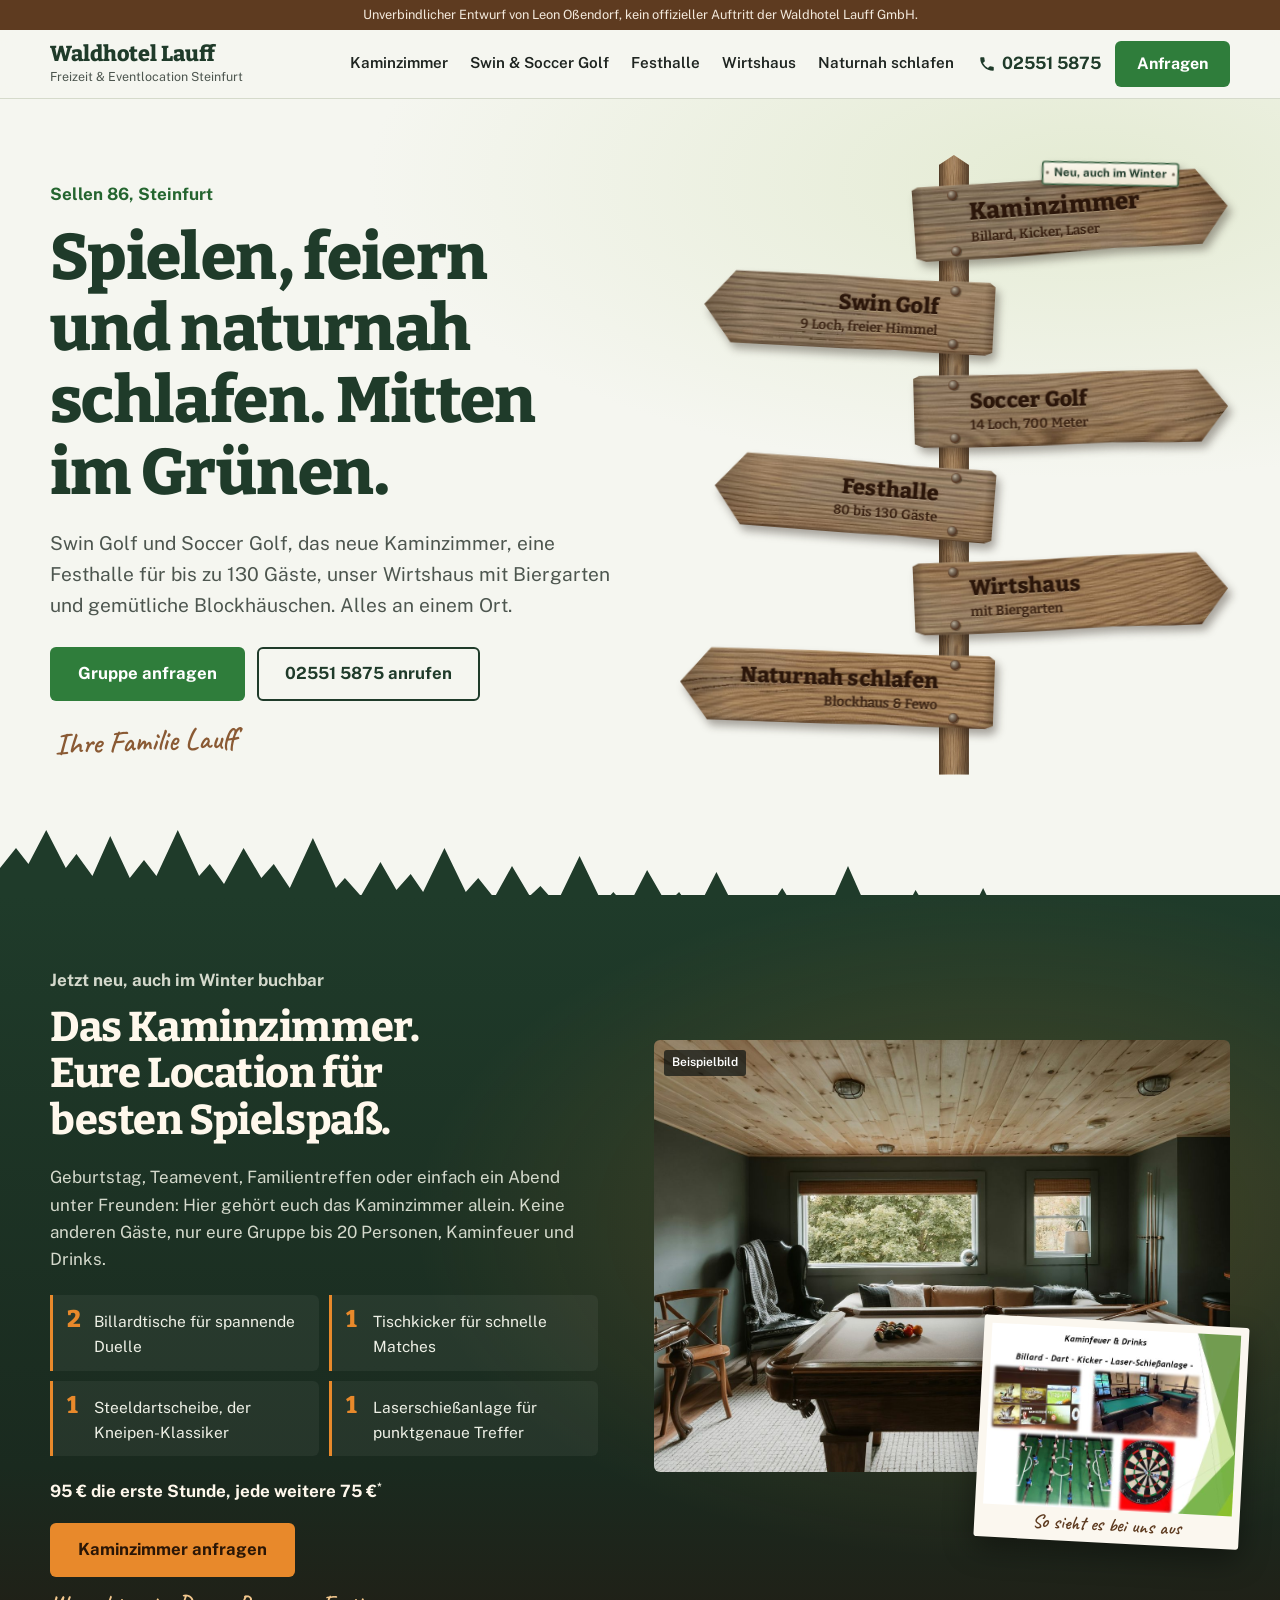
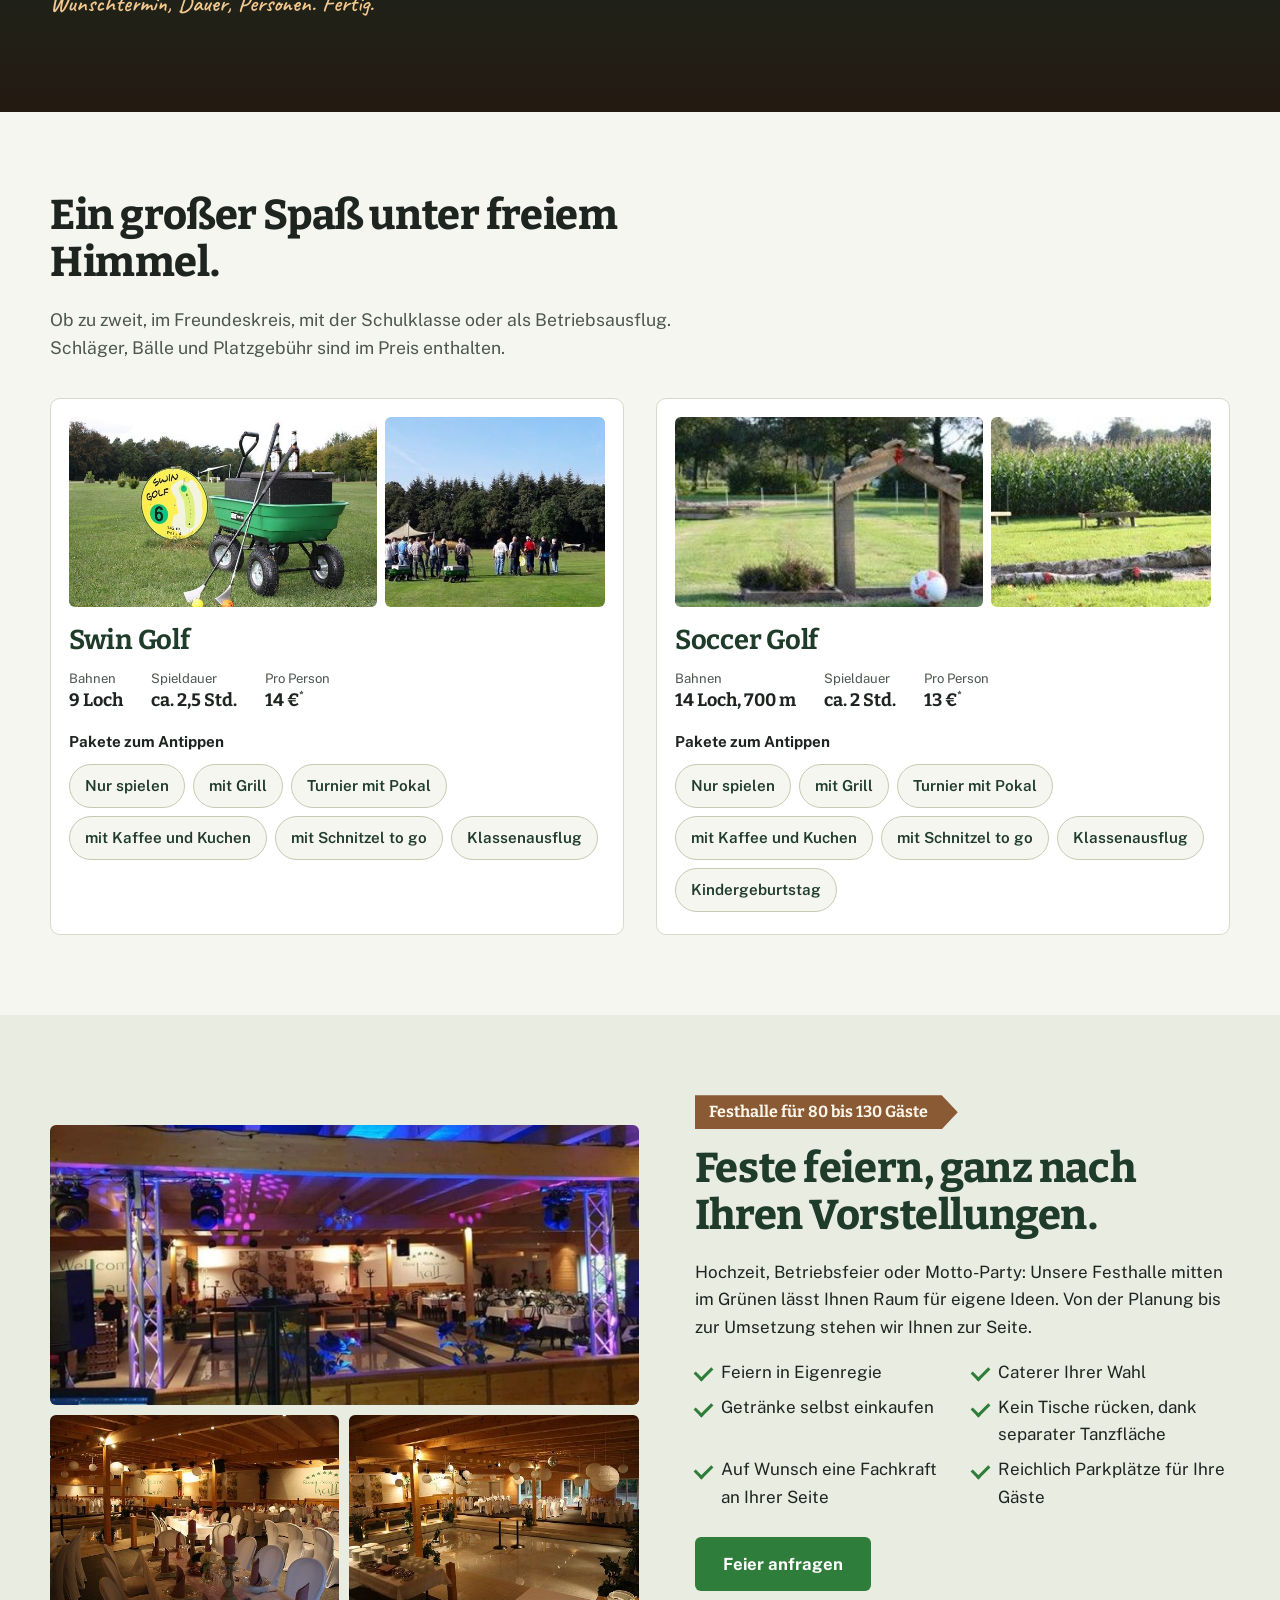
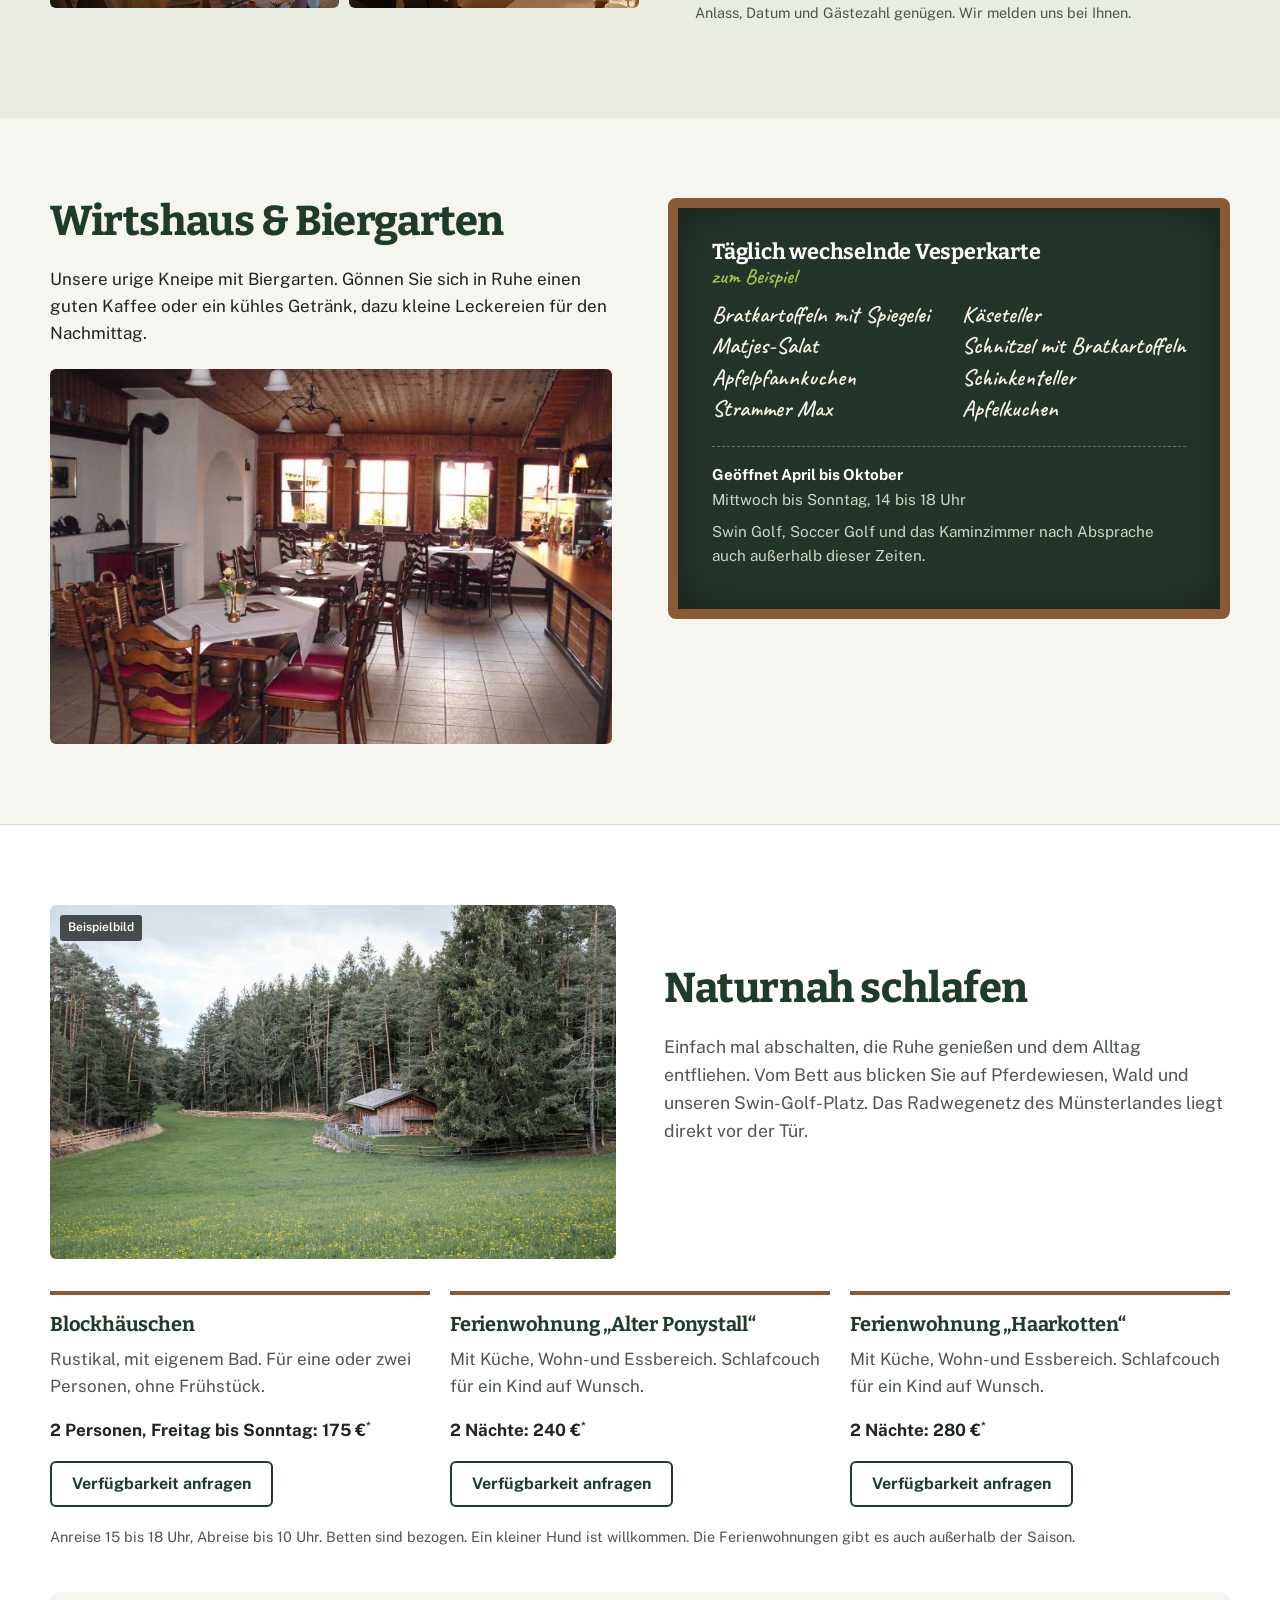
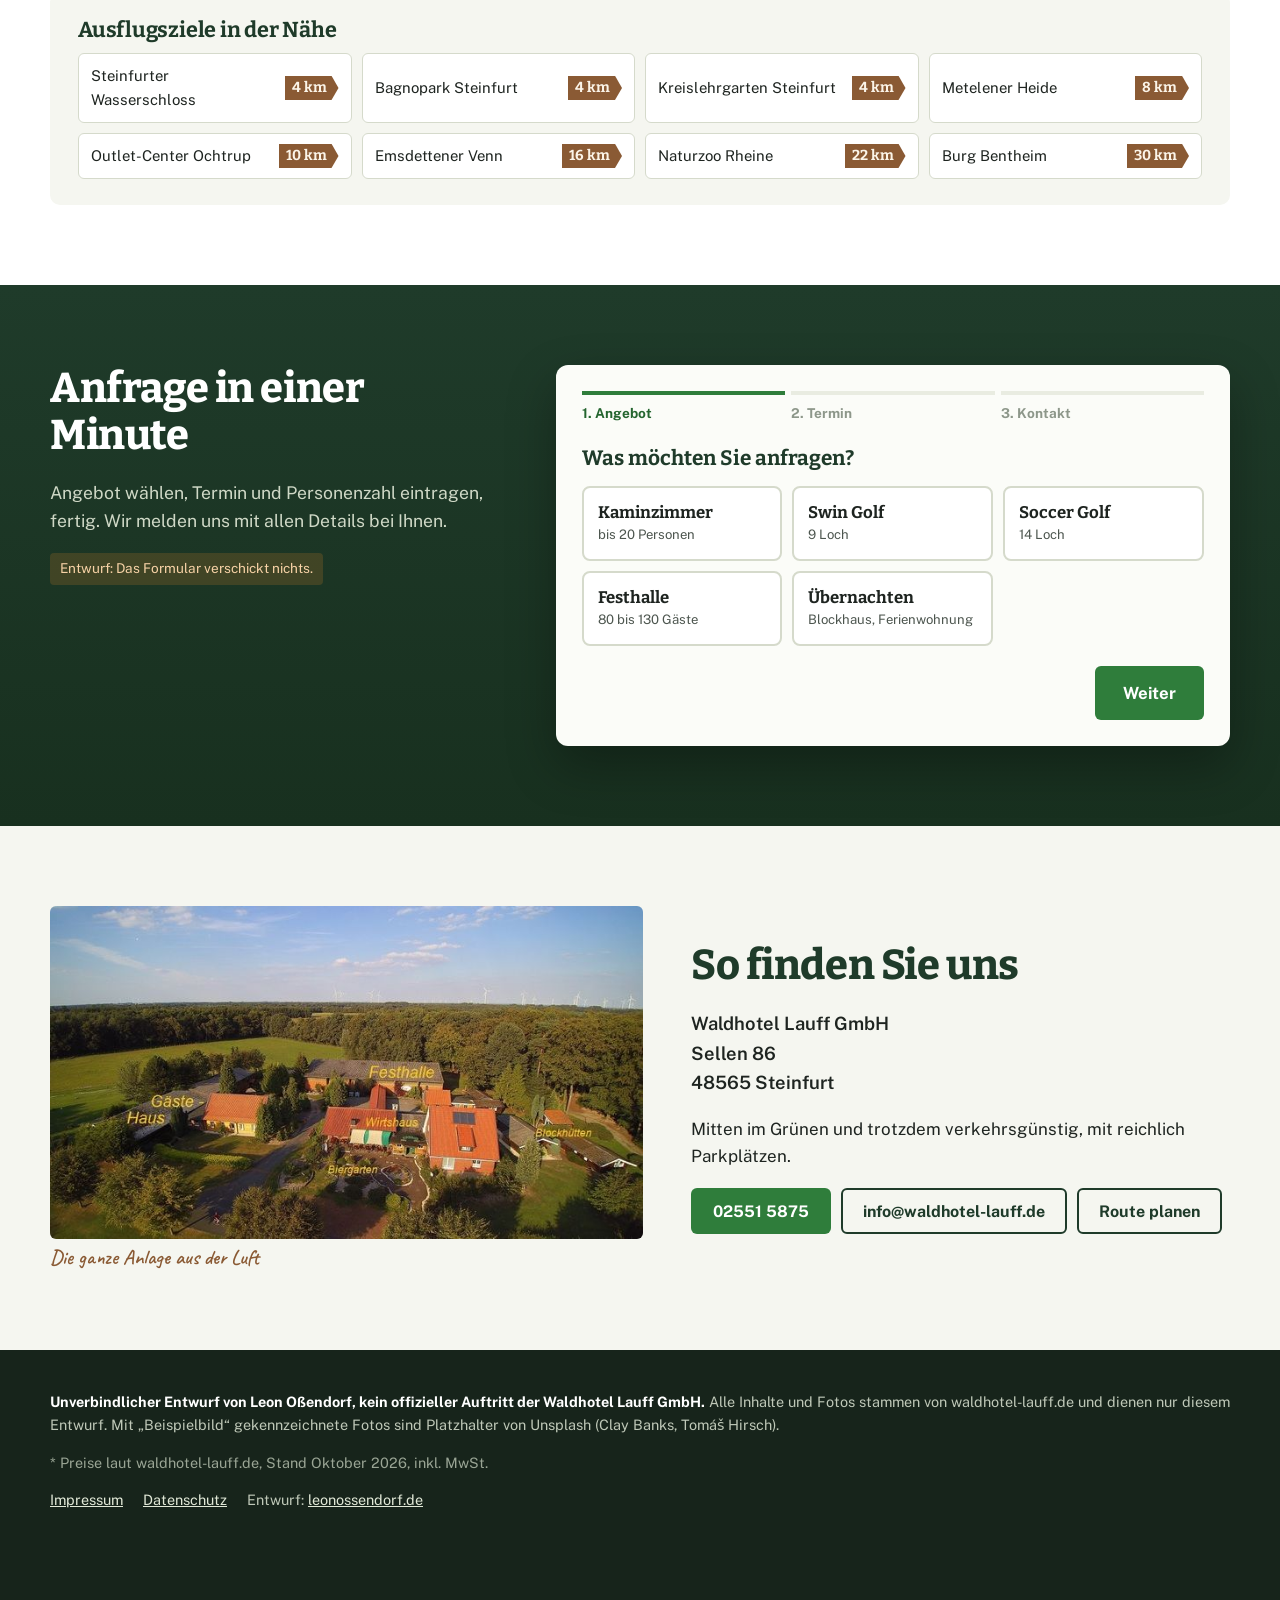
<file: index.html>
<!doctype html>
<html lang="de-DE">
<head>
<meta charset="utf-8">
<meta name="viewport" content="width=device-width, initial-scale=1">
<meta name="robots" content="noindex,nofollow">
<title>Waldhotel Lauff – Freizeit &amp; Eventlocation Steinfurt (Entwurf)</title>
<meta name="description" content="Unverbindlicher Entwurf: Kaminzimmer, Swin Golf, Soccer Golf, Festhalle, Wirtshaus und naturnah schlafen bei Familie Lauff in Steinfurt.">
<meta name="theme-color" content="#1F3B2A">
<link rel="preload" href="fonts/bitter-var.woff2" as="font" type="font/woff2" crossorigin>
<link rel="stylesheet" href="css/style.css">
<link rel="icon" href="data:image/svg+xml,%3Csvg xmlns='http://www.w3.org/2000/svg' viewBox='0 0 32 32'%3E%3Cpath d='M16 2 L27 18 H21 L28 28 H4 L11 18 H5 Z' fill='%232F7D3B'/%3E%3C/svg%3E">
</head>
<body>
<a class="skip" href="#inhalt">Zum Inhalt</a>

<div class="draftbar" role="note">Unverbindlicher Entwurf von Leon Oßendorf, kein offizieller Auftritt der Waldhotel Lauff GmbH.</div>

<header class="top">
  <div class="wrap top-in">
    <a class="brand" href="#start" aria-label="Waldhotel Lauff, zum Seitenanfang">
      <span class="brand-name">Waldhotel Lauff</span>
      <span class="brand-sub">Freizeit &amp; Eventlocation Steinfurt</span>
    </a>
    <nav class="nav" aria-label="Hauptnavigation">
      <a href="#kaminzimmer">Kaminzimmer</a>
      <a href="#golf">Swin &amp; Soccer Golf</a>
      <a href="#festhalle">Festhalle</a>
      <a href="#wirtshaus">Wirtshaus</a>
      <a href="#schlafen">Naturnah schlafen</a>
    </nav>
    <div class="top-act">
      <a class="tel" href="tel:+4925515875"><svg aria-hidden="true" viewBox="0 0 24 24"><path d="M6.6 10.8a15.1 15.1 0 0 0 6.6 6.6l2.2-2.2a1 1 0 0 1 1-.25 11.4 11.4 0 0 0 3.6.57 1 1 0 0 1 1 1V20a1 1 0 0 1-1 1A17 17 0 0 1 3 4a1 1 0 0 1 1-1h3.5a1 1 0 0 1 1 1c0 1.25.2 2.45.57 3.57a1 1 0 0 1-.25 1z"/></svg>02551 5875</a>
      <a class="btn btn-go" href="#anfrage">Anfragen</a>
    </div>
  </div>
</header>

<main id="inhalt">

<!-- HERO MIT WEGWEISER -->
<section class="hero" id="start">
  <div class="wrap hero-in">
    <div class="hero-text">
      <p class="place">Sellen 86, Steinfurt</p>
      <h1>Spielen, feiern und naturnah schlafen. Mitten im Grünen.</h1>
      <p class="lead">Swin Golf und Soccer Golf, das neue Kaminzimmer, eine Festhalle für bis zu 130 Gäste, unser Wirtshaus mit Biergarten und gemütliche Blockhäuschen. Alles an einem Ort.</p>
      <div class="hero-cta">
        <a class="btn btn-go btn-lg" href="#anfrage">Gruppe anfragen</a>
        <a class="btn btn-line btn-lg" href="tel:+4925515875">02551 5875 anrufen</a>
      </div>
      <p class="hand">Ihre Familie Lauff</p>
    </div>

    <nav class="post" aria-label="Unsere Angebote">
      <span class="pole" aria-hidden="true"></span>
      <a class="board r b1" href="#kaminzimmer"><span class="plank"><b>Kaminzimmer</b><small>Billard, Kicker, Laser</small></span><span class="tag">Neu, auch im Winter</span></a>
      <a class="board l b2" href="#golf"><span class="plank"><b>Swin Golf</b><small>9 Loch, freier Himmel</small></span></a>
      <a class="board r b3" href="#golf"><span class="plank"><b>Soccer Golf</b><small>14 Loch, 700 Meter</small></span></a>
      <a class="board l b4" href="#festhalle"><span class="plank"><b>Festhalle</b><small>80 bis 130 Gäste</small></span></a>
      <a class="board r b5" href="#wirtshaus"><span class="plank"><b>Wirtshaus</b><small>mit Biergarten</small></span></a>
      <a class="board l b6" href="#schlafen"><span class="plank"><b>Naturnah schlafen</b><small>Blockhaus &amp; Fewo</small></span></a>
    </nav>
  </div>
  <svg class="treeline" viewBox="0 0 1440 90" preserveAspectRatio="none" aria-hidden="true"><path d="M0 90V62l18-20 14 16 20-34 22 38 12-14 18 22 20-40 22 42 16-18 14 16 24-46 24 46 12-12 16 20 22-36 20 30 14-14 18 24 26-50 26 50 10-10 18 18 22-34 18 28 16-16 14 18 24-44 24 44 14-14 18 20 20-32 20 30 12-10 18 18 26-48 26 48 12-12 16 16 22-38 22 34 14-12 18 22 24-42 24 42 12-14 16 18 22-30 18 26 16-14 14 18 26-52 26 52 12-10 18 16 20-34 22 32 12-12 18 22 24-44 24 44 14-12 16 16 22-36 20 32 12-12 18 22 26-46 26 46 14-14 16 18 22-30 20 26 12-10 18 20 24-42 24 42 12-12 16 16 20-32 22 30 14-14 18 22 26-48 26 48 12-12 16 16 22-34 20 30 12-12 18 22 24-40 V90Z"/></svg>
</section>

<!-- KAMINZIMMER -->
<section class="kamin" id="kaminzimmer">
  <div class="wrap kamin-in">
    <div class="kamin-text">
      <p class="new">Jetzt neu, auch im Winter buchbar</p>
      <h2>Das Kaminzimmer. Eure Location für besten Spielspaß.</h2>
      <p>Geburtstag, Teamevent, Familientreffen oder einfach ein Abend unter Freunden: Hier gehört euch das Kaminzimmer allein. Keine anderen Gäste, nur eure Gruppe bis 20 Personen, Kaminfeuer und Drinks.</p>
      <ul class="kit">
        <li><b>2</b> Billardtische für spannende Duelle</li>
        <li><b>1</b> Tischkicker für schnelle Matches</li>
        <li><b>1</b> Steeldartscheibe, der Kneipen-Klassiker</li>
        <li><b>1</b> Laserschießanlage für punktgenaue Treffer</li>
      </ul>
      <p class="price">95 € die erste Stunde, jede weitere 75 €<sup>*</sup></p>
      <div class="kamin-cta">
        <a class="btn btn-ember btn-lg" href="#anfrage" data-angebot="kaminzimmer">Kaminzimmer anfragen</a>
        <span>Wunschtermin, Dauer, Personen. Fertig.</span>
      </div>
    </div>
    <div class="kamin-pics">
      <figure class="kp-main">
        <img src="img/beispiel-kaminzimmer.jpg" width="1600" height="1067" alt="Gemütlicher Spielraum mit Billardtisch und Holzdecke (Beispielbild)" loading="lazy">
        <figcaption class="demo-label">Beispielbild</figcaption>
      </figure>
      <figure class="kp-real">
        <img src="img/kaminzimmer-collage.jpg" width="521" height="378" alt="Billardtische, Kicker und Dartscheibe im Kaminzimmer des Waldhotels Lauff" loading="lazy">
        <figcaption>So sieht es bei uns aus</figcaption>
      </figure>
    </div>
  </div>
</section>

<!-- SWIN GOLF UND SOCCER GOLF -->
<section class="golf" id="golf">
  <div class="wrap">
    <div class="sec-head">
      <h2>Ein großer Spaß unter freiem Himmel.</h2>
      <p>Ob zu zweit, im Freundeskreis, mit der Schulklasse oder als Betriebsausflug. Schläger, Bälle und Platzgebühr sind im Preis enthalten.</p>
    </div>
    <div class="games">
      <article class="game">
        <div class="game-pics">
          <img src="img/swingolf.jpg" width="600" height="399" alt="Swin-Golf-Bahn mit Schlägern und Bollerwagen" loading="lazy">
          <img src="img/swingolf-gruppe.jpg" width="500" height="244" alt="Gruppe beim Swin Golf unter Bäumen" loading="lazy">
        </div>
        <h3>Swin Golf</h3>
        <dl class="facts">
          <div><dt>Bahnen</dt><dd>9 Loch</dd></div>
          <div><dt>Spieldauer</dt><dd>ca. 2,5 Std.</dd></div>
          <div><dt>Pro Person</dt><dd>14 €<sup>*</sup></dd></div>
        </dl>
        <p class="pk-title">Pakete zum Antippen</p>
        <div class="chips">
          <button type="button" data-angebot="swingolf" data-paket="Nur spielen">Nur spielen</button>
          <button type="button" data-angebot="swingolf" data-paket="Swin Golf mit Grill">mit Grill</button>
          <button type="button" data-angebot="swingolf" data-paket="Swin Golf Turnier">Turnier mit Pokal</button>
          <button type="button" data-angebot="swingolf" data-paket="Swin Golf mit Kaffee und Kuchen">mit Kaffee und Kuchen</button>
          <button type="button" data-angebot="swingolf" data-paket="Swin Golf mit Schnitzel to go">mit Schnitzel to go</button>
          <button type="button" data-angebot="swingolf" data-paket="Klassenausflug mit Swin Golf">Klassenausflug</button>
        </div>
      </article>
      <article class="game">
        <div class="game-pics">
          <img src="img/soccergolf-tor.jpg" width="250" height="167" alt="Holztor auf der Soccer-Golf-Bahn mit Fußball" loading="lazy">
          <img src="img/soccergolf-bahn.jpg" width="300" height="200" alt="Soccer-Golf-Bahn mit Baumstamm als Hindernis" loading="lazy">
        </div>
        <h3>Soccer Golf</h3>
        <dl class="facts">
          <div><dt>Bahnen</dt><dd>14 Loch, 700 m</dd></div>
          <div><dt>Spieldauer</dt><dd>ca. 2 Std.</dd></div>
          <div><dt>Pro Person</dt><dd>13 €<sup>*</sup></dd></div>
        </dl>
        <p class="pk-title">Pakete zum Antippen</p>
        <div class="chips">
          <button type="button" data-angebot="soccergolf" data-paket="Nur spielen">Nur spielen</button>
          <button type="button" data-angebot="soccergolf" data-paket="Soccer Golf mit Grill">mit Grill</button>
          <button type="button" data-angebot="soccergolf" data-paket="Soccer Golf Turnier">Turnier mit Pokal</button>
          <button type="button" data-angebot="soccergolf" data-paket="Soccer Golf mit Kaffee und Kuchen">mit Kaffee und Kuchen</button>
          <button type="button" data-angebot="soccergolf" data-paket="Soccer Golf mit Schnitzel to go">mit Schnitzel to go</button>
          <button type="button" data-angebot="soccergolf" data-paket="Klassenausflug mit Soccer Golf">Klassenausflug</button>
          <button type="button" data-angebot="soccergolf" data-paket="Soccer Golf Kindergeburtstagsturnier">Kindergeburtstag</button>
        </div>
      </article>
    </div>
  </div>
</section>

<!-- FESTHALLE -->
<section class="fest" id="festhalle">
  <div class="wrap fest-in">
    <div class="fest-pics">
      <img class="f1" src="img/festhalle-tafel.jpg" width="500" height="333" alt="Festlich eingedeckte Tafeln in der Festhalle" loading="lazy">
      <img class="f2" src="img/festhalle-licht.jpg" width="677" height="322" alt="Festhalle mit Partybeleuchtung" loading="lazy">
      <img class="f3" src="img/festhalle-tanz.jpg" width="500" height="333" alt="Festhalle mit separater Tanzfläche" loading="lazy">
    </div>
    <div class="fest-text">
      <p class="sign-sm">Festhalle für 80 bis 130 Gäste</p>
      <h2>Feste feiern, ganz nach Ihren Vorstellungen.</h2>
      <p>Hochzeit, Betriebsfeier oder Motto-Party: Unsere Festhalle mitten im Grünen lässt Ihnen Raum für eigene Ideen. Von der Planung bis zur Umsetzung stehen wir Ihnen zur Seite.</p>
      <ul class="ticks">
        <li>Feiern in Eigenregie</li>
        <li>Caterer Ihrer Wahl</li>
        <li>Getränke selbst einkaufen</li>
        <li>Kein Tische rücken, dank separater Tanzfläche</li>
        <li>Auf Wunsch eine Fachkraft an Ihrer Seite</li>
        <li>Reichlich Parkplätze für Ihre Gäste</li>
      </ul>
      <a class="btn btn-go btn-lg" href="#anfrage" data-angebot="festhalle">Feier anfragen</a>
      <p class="small">Anlass, Datum und Gästezahl genügen. Wir melden uns bei Ihnen.</p>
    </div>
  </div>
</section>

<!-- WIRTSHAUS -->
<section class="wirt" id="wirtshaus">
  <div class="wrap wirt-in">
    <div>
      <h2>Wirtshaus &amp; Biergarten</h2>
      <p>Unsere urige Kneipe mit Biergarten. Gönnen Sie sich in Ruhe einen guten Kaffee oder ein kühles Getränk, dazu kleine Leckereien für den Nachmittag.</p>
      <img class="wirt-pic" src="img/wirtshaus.jpg" width="677" height="452" alt="Gaststube des Wirtshauses mit Holzdecke und Kaminofen" loading="lazy">
    </div>
    <div class="board-menu">
      <h3>Täglich wechselnde Vesperkarte</h3>
      <p class="menu-note">zum Beispiel</p>
      <ul class="menu">
        <li>Bratkartoffeln mit Spiegelei</li>
        <li>Matjes-Salat</li>
        <li>Apfelpfannkuchen</li>
        <li>Strammer Max</li>
        <li>Käseteller</li>
        <li>Schnitzel mit Bratkartoffeln</li>
        <li>Schinkenteller</li>
        <li>Apfelkuchen</li>
      </ul>
      <div class="hours">
        <p><b>Geöffnet April bis Oktober</b><br>Mittwoch bis Sonntag, 14 bis 18 Uhr</p>
        <p>Swin Golf, Soccer Golf und das Kaminzimmer nach Absprache auch außerhalb dieser Zeiten.</p>
      </div>
    </div>
  </div>
</section>

<!-- NATURNAH SCHLAFEN -->
<section class="schlafen" id="schlafen">
  <div class="wrap">
    <div class="schlafen-top">
      <figure class="sl-pic">
        <img src="img/beispiel-huette.jpg" width="1600" height="1067" alt="Kleine Holzhütte auf einer Wiese am Waldrand (Beispielbild)" loading="lazy">
        <figcaption class="demo-label">Beispielbild</figcaption>
      </figure>
      <div class="sec-head">
        <h2>Naturnah schlafen</h2>
        <p>Einfach mal abschalten, die Ruhe genießen und dem Alltag entfliehen. Vom Bett aus blicken Sie auf Pferdewiesen, Wald und unseren Swin-Golf-Platz. Das Radwegenetz des Münsterlandes liegt direkt vor der Tür.</p>
      </div>
    </div>
    <div class="stays">
      <article class="stay">
        <h3>Blockhäuschen</h3>
        <p>Rustikal, mit eigenem Bad. Für eine oder zwei Personen, ohne Frühstück.</p>
        <p class="stay-price">2 Personen, Freitag bis Sonntag: 175 €<sup>*</sup></p>
        <button type="button" class="btn btn-line" data-angebot="uebernachten" data-paket="Blockhäuschen">Verfügbarkeit anfragen</button>
      </article>
      <article class="stay">
        <h3>Ferienwohnung „Alter Ponystall“</h3>
        <p>Mit Küche, Wohn- und Essbereich. Schlafcouch für ein Kind auf Wunsch.</p>
        <p class="stay-price">2 Nächte: 240 €<sup>*</sup></p>
        <button type="button" class="btn btn-line" data-angebot="uebernachten" data-paket="Ferienwohnung „Alter Ponystall“">Verfügbarkeit anfragen</button>
      </article>
      <article class="stay">
        <h3>Ferienwohnung „Haarkotten“</h3>
        <p>Mit Küche, Wohn- und Essbereich. Schlafcouch für ein Kind auf Wunsch.</p>
        <p class="stay-price">2 Nächte: 280 €<sup>*</sup></p>
        <button type="button" class="btn btn-line" data-angebot="uebernachten" data-paket="Ferienwohnung „Haarkotten“">Verfügbarkeit anfragen</button>
      </article>
    </div>
    <p class="small stay-note">Anreise 15 bis 18 Uhr, Abreise bis 10 Uhr. Betten sind bezogen. Ein kleiner Hund ist willkommen. Die Ferienwohnungen gibt es auch außerhalb der Saison.</p>

    <div class="trips">
      <h3>Ausflugsziele in der Nähe</h3>
      <ul class="km">
        <li><span>Steinfurter Wasserschloss</span><b>4 km</b></li>
        <li><span>Bagnopark Steinfurt</span><b>4 km</b></li>
        <li><span>Kreislehrgarten Steinfurt</span><b>4 km</b></li>
        <li><span>Metelener Heide</span><b>8 km</b></li>
        <li><span>Outlet-Center Ochtrup</span><b>10 km</b></li>
        <li><span>Emsdettener Venn</span><b>16 km</b></li>
        <li><span>Naturzoo Rheine</span><b>22 km</b></li>
        <li><span>Burg Bentheim</span><b>30 km</b></li>
      </ul>
    </div>
  </div>
</section>

<!-- ANFRAGE -->
<section class="anfrage" id="anfrage">
  <div class="wrap anfrage-in">
    <div class="anfrage-head">
      <h2>Anfrage in einer Minute</h2>
      <p>Angebot wählen, Termin und Personenzahl eintragen, fertig. Wir melden uns mit allen Details bei Ihnen.</p>
      <p class="demo-note">Entwurf: Das Formular verschickt nichts.</p>
    </div>

    <form class="wiz" id="wiz" novalidate>
      <ol class="steps" aria-label="Fortschritt">
        <li class="on">Angebot</li><li>Termin</li><li>Kontakt</li>
      </ol>

      <fieldset class="step" data-step="1">
        <legend>Was möchten Sie anfragen?</legend>
        <div class="pick">
          <label><input type="radio" name="angebot" value="kaminzimmer"><span><b>Kaminzimmer</b><small>bis 20 Personen</small></span></label>
          <label><input type="radio" name="angebot" value="swingolf"><span><b>Swin Golf</b><small>9 Loch</small></span></label>
          <label><input type="radio" name="angebot" value="soccergolf"><span><b>Soccer Golf</b><small>14 Loch</small></span></label>
          <label><input type="radio" name="angebot" value="festhalle"><span><b>Festhalle</b><small>80 bis 130 Gäste</small></span></label>
          <label><input type="radio" name="angebot" value="uebernachten"><span><b>Übernachten</b><small>Blockhaus, Ferienwohnung</small></span></label>
        </div>
        <p class="err" id="err1" hidden>Bitte wählen Sie ein Angebot.</p>
      </fieldset>

      <fieldset class="step" data-step="2" hidden>
        <legend id="l2">Termin und Gruppe</legend>
        <div id="detail"></div>
        <p class="err" id="err2" hidden>Bitte geben Sie einen Termin an.</p>
      </fieldset>

      <fieldset class="step" data-step="3" hidden>
        <legend>Wer ist Ihr Ansprechpartner?</legend>
        <label class="f"><span>Name</span><input name="name" autocomplete="name" required></label>
        <label class="f"><span>Telefon</span><input name="telefon" type="tel" autocomplete="tel" inputmode="tel" required></label>
        <label class="f"><span>E-Mail <i>(optional)</i></span><input name="email" type="email" autocomplete="email"></label>
        <label class="f"><span>Noch etwas? <i>(optional)</i></span><textarea name="nachricht" rows="3"></textarea></label>
        <p class="err" id="err3" hidden>Bitte Name und Telefonnummer angeben, damit wir Sie erreichen.</p>
      </fieldset>

      <div class="step done" data-step="4" hidden>
        <p class="done-h">So käme Ihre Anfrage bei Familie Lauff an:</p>
        <pre class="mailprev" id="prev"></pre>
        <p class="demo-note">Entwurf: Diese Anfrage wurde nicht verschickt.</p>
        <button type="button" class="btn btn-line" id="again">Neue Anfrage</button>
      </div>

      <div class="wiz-nav">
        <button type="button" class="btn btn-line" id="back" hidden>Zurück</button>
        <button type="button" class="btn btn-go btn-lg" id="next">Weiter</button>
      </div>
    </form>
  </div>
</section>

<!-- ANFAHRT -->
<section class="lage" id="kontakt">
  <div class="wrap lage-in">
    <figure class="lage-pic">
      <img src="img/luftbild.jpg" width="676" height="380" alt="Luftbild der Anlage mit Gästehaus, Festhalle und Spielplätzen" loading="lazy">
      <figcaption>Die ganze Anlage aus der Luft</figcaption>
    </figure>
    <div class="lage-text">
      <h2>So finden Sie uns</h2>
      <p class="addr">Waldhotel Lauff GmbH<br>Sellen 86<br>48565 Steinfurt</p>
      <p>Mitten im Grünen und trotzdem verkehrsgünstig, mit reichlich Parkplätzen.</p>
      <div class="lage-cta">
        <a class="btn btn-go" href="tel:+4925515875">02551 5875</a>
        <a class="btn btn-line" href="mailto:info@waldhotel-lauff.de">info@waldhotel-lauff.de</a>
        <a class="btn btn-line" href="https://www.openstreetmap.org/search?query=Sellen%2086%2C%2048565%20Steinfurt" rel="noopener" target="_blank">Route planen</a>
      </div>
    </div>
  </div>
</section>

</main>

<footer class="foot">
  <div class="wrap">
    <p class="foot-draft"><b>Unverbindlicher Entwurf von Leon Oßendorf, kein offizieller Auftritt der Waldhotel Lauff GmbH.</b> Alle Inhalte und Fotos stammen von waldhotel-lauff.de und dienen nur diesem Entwurf. Mit „Beispielbild“ gekennzeichnete Fotos sind Platzhalter von Unsplash (Clay Banks, Tomáš Hirsch).</p>
    <p class="small">* Preise laut waldhotel-lauff.de, Stand Oktober 2026, inkl. MwSt.</p>
    <p class="foot-links"><a href="impressum.html">Impressum</a> <a href="datenschutz.html">Datenschutz</a> <span>Entwurf: <a href="https://leonossendorf.de">leonossendorf.de</a></span></p>
  </div>
</footer>

<div class="dock" aria-label="Schnellzugriff">
  <a href="tel:+4925515875" class="dock-tel">Anrufen</a>
  <a href="#anfrage" class="dock-go">Anfragen</a>
</div>

<script src="js/app.js" defer></script>
</body>
</html>
</file>
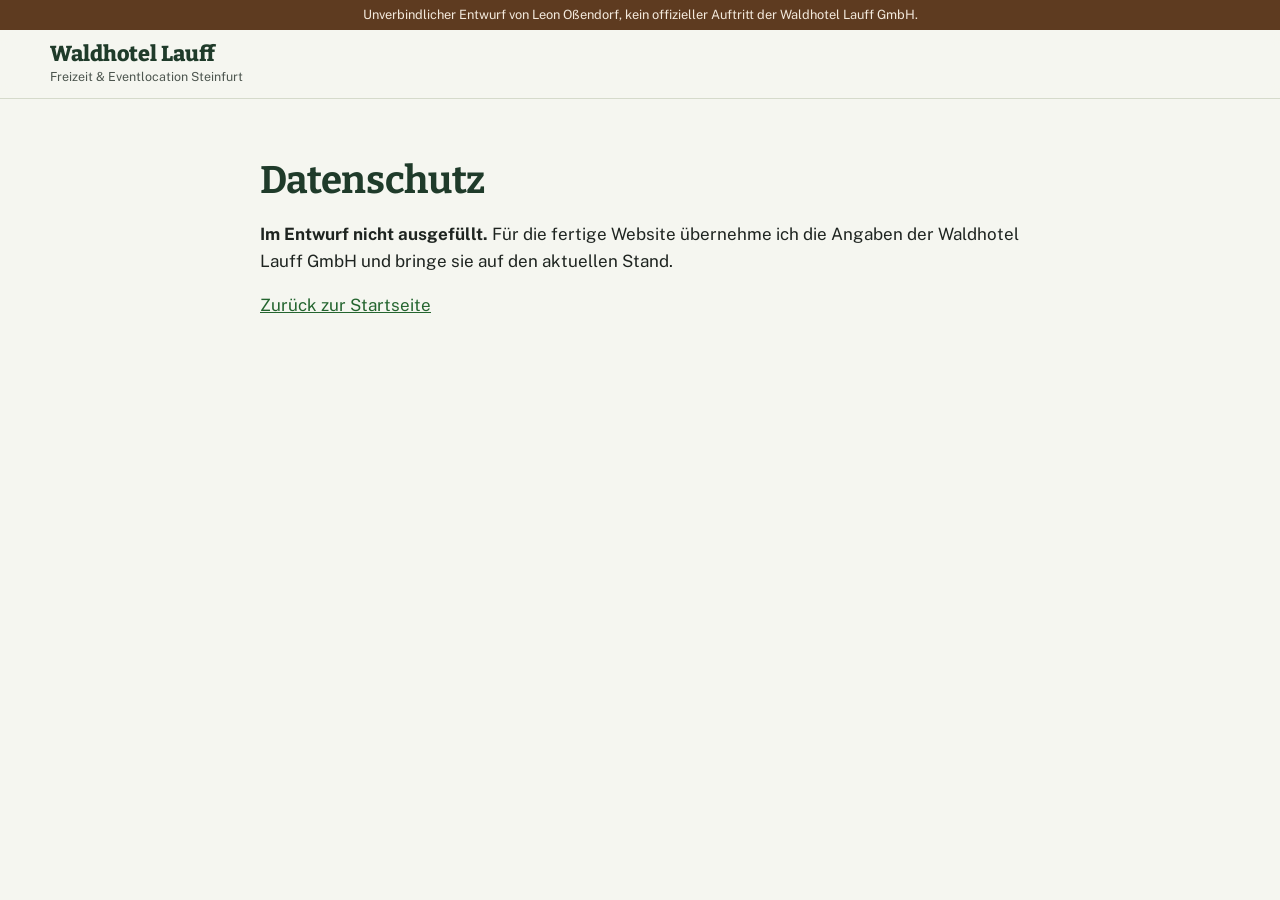
<file: datenschutz.html>
<!doctype html>
<html lang="de-DE">
<head>
<meta charset="utf-8">
<meta name="viewport" content="width=device-width, initial-scale=1">
<meta name="robots" content="noindex,nofollow">
<title>Datenschutz – Waldhotel Lauff (Entwurf)</title>
<link rel="stylesheet" href="css/style.css">
</head>
<body>
<div class="draftbar" role="note">Unverbindlicher Entwurf von Leon Oßendorf, kein offizieller Auftritt der Waldhotel Lauff GmbH.</div>
<header class="top"><div class="wrap top-in"><a class="brand" href="index.html"><span class="brand-name">Waldhotel Lauff</span><span class="brand-sub">Freizeit &amp; Eventlocation Steinfurt</span></a></div></header>
<main class="wrap plain">
<h1>Datenschutz</h1>
<p><b>Im Entwurf nicht ausgefüllt.</b> Für die fertige Website übernehme ich die Angaben der Waldhotel Lauff GmbH und bringe sie auf den aktuellen Stand.</p>
<p><a href="index.html">Zurück zur Startseite</a></p>
</main>
</body>
</html>
</file>
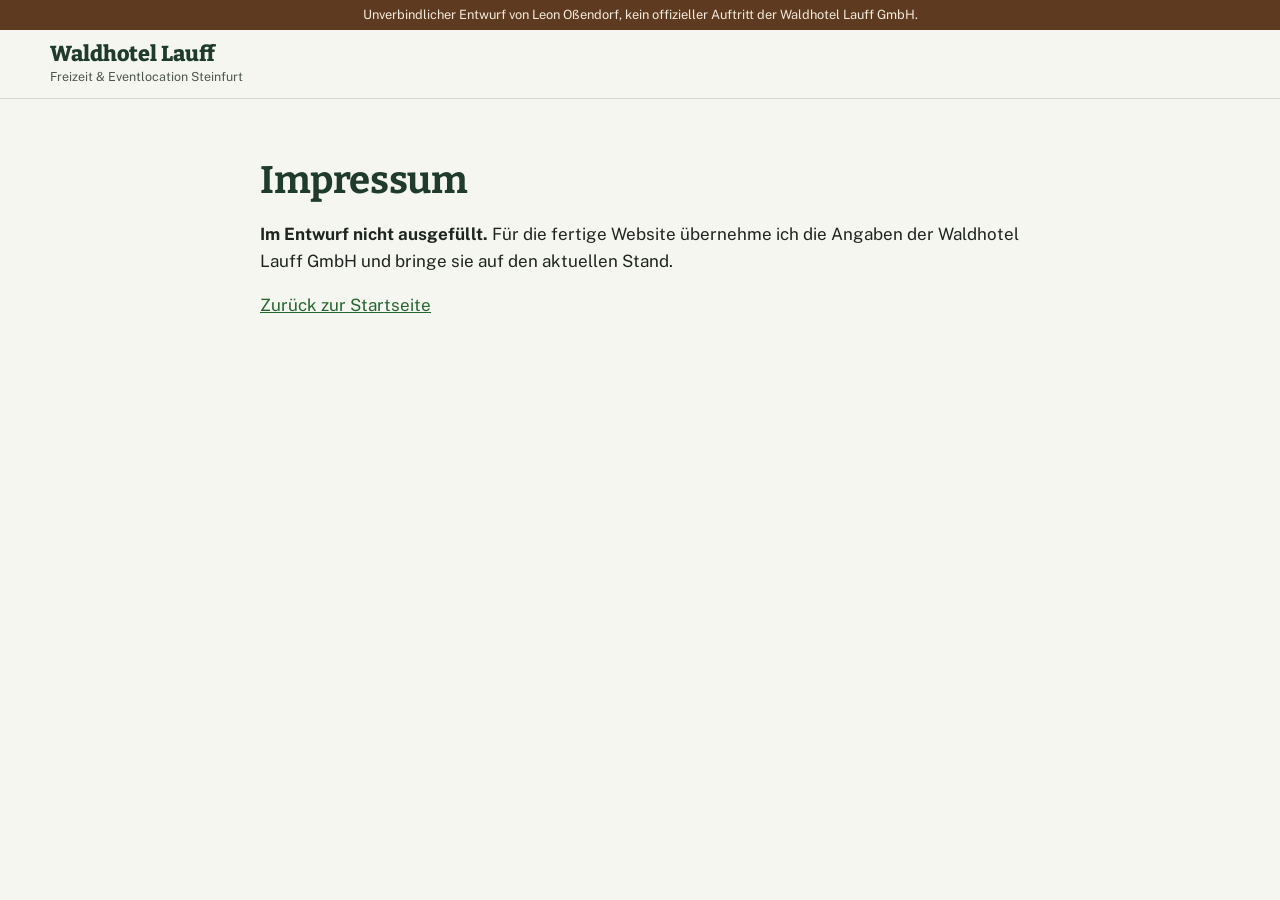
<file: impressum.html>
<!doctype html>
<html lang="de-DE">
<head>
<meta charset="utf-8">
<meta name="viewport" content="width=device-width, initial-scale=1">
<meta name="robots" content="noindex,nofollow">
<title>Impressum – Waldhotel Lauff (Entwurf)</title>
<link rel="stylesheet" href="css/style.css">
</head>
<body>
<div class="draftbar" role="note">Unverbindlicher Entwurf von Leon Oßendorf, kein offizieller Auftritt der Waldhotel Lauff GmbH.</div>
<header class="top"><div class="wrap top-in"><a class="brand" href="index.html"><span class="brand-name">Waldhotel Lauff</span><span class="brand-sub">Freizeit &amp; Eventlocation Steinfurt</span></a></div></header>
<main class="wrap plain">
<h1>Impressum</h1>
<p><b>Im Entwurf nicht ausgefüllt.</b> Für die fertige Website übernehme ich die Angaben der Waldhotel Lauff GmbH und bringe sie auf den aktuellen Stand.</p>
<p><a href="index.html">Zurück zur Startseite</a></p>
</main>
</body>
</html>
</file>
<file: css/style.css>
@font-face { font-family: "Bitter"; src: url("../fonts/bitter-var.woff2") format("woff2"); font-weight: 100 900; font-display: swap; }
@font-face { font-family: "Public Sans"; src: url("../fonts/publicsans-var.woff2") format("woff2"); font-weight: 100 900; font-display: swap; }
@font-face { font-family: "Caveat"; src: url("../fonts/caveat-var.woff2") format("woff2"); font-weight: 400 700; font-display: swap; }

:root {
  --tanne: #1F3B2A;      /* Waldgrün, dunkle Flächen */
  --tanne-2: #2A4D37;
  --lauff: #2F7D3B;      /* Grün aus dem Lauff-Logo, Aktionen */
  --lauff-d: #24652F;
  --wiese: #A8C94A;      /* Wiese, kleine Akzente */
  --holz: #8A5A34;       /* Wegweiser */
  --holz-h: #B07A47;
  --holz-d: #5E3B20;
  --birke: #F5F6F0;      /* Seitengrund */
  --birke-2: #E9ECE1;
  --ink: #1E2420;
  --ink-2: #4D564F;
  --glut: #E8892B;       /* nur Kaminzimmer */
  --rand: #D5DACB;
  --r: 6px;
  --wrap: 1180px;
}

* { box-sizing: border-box; }
[hidden] { display: none !important; }
html { scroll-behavior: smooth; scroll-padding-top: 84px; -webkit-text-size-adjust: 100%; }
@media (prefers-reduced-motion: reduce) { html { scroll-behavior: auto; } *, *::before, *::after { animation: none !important; transition: none !important; } }
body { margin: 0; background: var(--birke); color: var(--ink); font: 400 1.0625rem/1.6 "Public Sans", system-ui, sans-serif; overflow-x: hidden; }
img { max-width: 100%; height: auto; display: block; }
a { color: var(--lauff-d); }
h1, h2, h3 { font-family: "Bitter", Georgia, serif; line-height: 1.12; margin: 0 0 .5em; letter-spacing: -.01em; }
h2 { font-size: clamp(1.75rem, 1.2rem + 2.2vw, 2.6rem); font-weight: 750; }
h3 { font-size: 1.35rem; font-weight: 700; }
p { margin: 0 0 1em; }
sup { font-size: .6em; }
.wrap { width: min(var(--wrap), 100% - 32px); margin-inline: auto; }
.small { font-size: .9rem; color: var(--ink-2); }
:focus-visible { outline: 3px solid var(--glut); outline-offset: 3px; border-radius: 3px; }
.skip { position: absolute; left: -999px; top: 8px; background: #fff; padding: 8px 12px; z-index: 99; }
.skip:focus { left: 8px; }

/* Entwurfshinweis */
.draftbar { background: var(--holz-d); color: #F3E9DC; font-size: .8rem; text-align: center; padding: 6px 16px; line-height: 1.4; }

/* Kopf */
.top { position: sticky; top: 0; z-index: 30; background: rgba(245,246,240,.94); backdrop-filter: blur(8px); border-bottom: 1px solid var(--rand); }
.top-in { display: flex; align-items: center; gap: 24px; min-height: 68px; }
.brand { text-decoration: none; color: var(--tanne); display: flex; flex-direction: column; line-height: 1.1; }
.brand-name { font: 800 1.35rem/1 "Bitter", serif; }
.brand-sub { font-size: .78rem; color: var(--ink-2); margin-top: 4px; }
.nav { display: flex; gap: 22px; margin-left: auto; }
.nav a { color: var(--ink); text-decoration: none; font-weight: 600; font-size: .95rem; padding: 6px 0; border-bottom: 2px solid transparent; }
.nav a:hover { border-color: var(--wiese); }
.top-act { display: flex; align-items: center; gap: 14px; }
.tel { display: inline-flex; align-items: center; gap: 6px; color: var(--tanne); font-weight: 700; text-decoration: none; white-space: nowrap; }
.tel svg { width: 18px; height: 18px; fill: currentColor; }

/* Schaltflächen */
.btn { display: inline-flex; align-items: center; justify-content: center; gap: 8px; min-height: 46px; padding: 10px 20px; border-radius: var(--r); font: 700 1rem/1.2 "Public Sans", sans-serif; text-decoration: none; cursor: pointer; border: 2px solid transparent; transition: background .15s, transform .15s; }
.btn-lg { min-height: 54px; padding: 12px 26px; font-size: 1.05rem; }
.btn-go { background: var(--lauff); color: #fff; }
.btn-go:hover { background: var(--lauff-d); }
.btn-line { background: transparent; color: var(--tanne); border-color: currentColor; }
.btn-line:hover { background: rgba(47,125,59,.08); }
.btn-ember { background: var(--glut); color: #2A1606; }
.btn-ember:hover { background: #F39A40; }
.btn:active { transform: translateY(1px); }

/* Hero */
.hero { position: relative; overflow: hidden; padding: 56px 0 120px; background:
  radial-gradient(1200px 500px at 85% 10%, #E4EBD3 0%, transparent 60%), var(--birke); }
.hero-in { display: grid; grid-template-columns: 1.05fr 1fr; gap: 48px; align-items: center; }
.place { font-weight: 700; color: var(--lauff-d); margin-bottom: 14px; }
.hero h1 { font-size: clamp(2.3rem, 1.4rem + 3.6vw, 4rem); font-weight: 800; color: var(--tanne); margin-bottom: 20px; max-width: 13ch; }
.lead { font-size: 1.2rem; color: var(--ink-2); max-width: 34em; }
.hero-cta { display: flex; flex-wrap: wrap; gap: 12px; margin: 26px 0 18px; }
.hand { font: 600 1.9rem/1 "Caveat", cursive; color: var(--holz); transform: rotate(-2deg); margin: 8px 0 0 4px; }

/* Wegweiser im Wanderweg-Stil: verwitterte Bretter, am Pfosten genagelt, Schrift eingebrannt */
.post { --nx: 40px; position: relative; display: flex; flex-direction: column; gap: 20px; padding: 30px 0 46px; }
.pole { position: absolute; z-index: 0; top: 0; bottom: 0; left: 50%; width: 30px; transform: translateX(-50%);
  background: linear-gradient(90deg, rgba(25,14,6,.55) 0, rgba(25,14,6,0) 30%, rgba(255,240,215,.10) 48%, rgba(25,14,6,0) 66%, rgba(25,14,6,.5) 100%), url("../img/pfosten.jpg") center top / 100% auto repeat-y;
  clip-path: polygon(0 10px, 50% 0, 100% 10px, 100% 100%, 0 100%); }
.board { --rot: 0deg; --push: 6px; --w: 330px; position: relative; z-index: 1; display: block; width: min(var(--w), calc(50% + var(--nx) - 2px)); color: #2B160A; text-decoration: none;
  filter: drop-shadow(4px 6px 4px rgba(28,18,8,.36));
  transform-origin: var(--nx) 50%; transform: rotate(var(--rot)); transition: transform .35s cubic-bezier(.2,.7,.2,1); }
.board.r { margin-left: calc(50% - var(--nx)); }
.board.l { --push: -6px; margin-left: calc(50% + var(--nx) - min(var(--w), calc(50% + var(--nx) - 2px))); transform-origin: calc(100% - var(--nx)) 50%; }
.board:hover, .board:focus-visible { transform: rotate(var(--rot)) translateX(var(--push)); outline: none; }
.board:focus-visible .plank { outline: 3px solid var(--glut); outline-offset: -5px; }
.plank { --tex: url("../img/holz-1.jpg"); display: block; position: relative; padding: 15px 38px 14px calc(var(--nx) + 16px);
  background: linear-gradient(180deg, rgba(255,240,214,.35) 0, rgba(255,240,214,0) 2px, rgba(0,0,0,0) calc(100% - 4px), rgba(35,18,6,.45) 100%), linear-gradient(90deg, rgba(40,22,8,.30) 0, rgba(40,22,8,0) 10px, rgba(40,22,8,0) calc(100% - 46px), rgba(40,22,8,.28) 100%), var(--tex) var(--gx, 0) var(--gy, 0) / 900px auto;
  clip-path: polygon(0 4%, 2% 0, 38% 2%, 61% 0, calc(100% - 30px) 1%, 100% 52%, calc(100% - 28px) 100%, 63% 97%, 30% 100%, 3% 98%, 0 93%); }
.board.l .plank { --tex: url("../img/holz-2.jpg"); padding: 15px calc(var(--nx) + 16px) 14px 38px; text-align: right;
  background: linear-gradient(180deg, rgba(255,240,214,.35) 0, rgba(255,240,214,0) 2px, rgba(0,0,0,0) calc(100% - 4px), rgba(35,18,6,.45) 100%), linear-gradient(270deg, rgba(40,22,8,.30) 0, rgba(40,22,8,0) 10px, rgba(40,22,8,0) calc(100% - 46px), rgba(40,22,8,.28) 100%), var(--tex) var(--gx, 0) var(--gy, 0) / 900px auto;
  clip-path: polygon(30px 1%, 42% 0, 70% 2%, 98% 0, 100% 6%, 100% 95%, 97% 100%, 66% 98%, 36% 100%, 28px 99%, 0 49%); }
.b3 .plank, .board.b6 .plank { --tex: url("../img/holz-3.jpg"); }
/* Nägel genau über dem Pfosten */
.plank::before, .plank::after { content: ""; position: absolute; left: calc(var(--nx) - 5px); width: 10px; height: 10px; border-radius: 50%;
  background: radial-gradient(circle at 38% 34%, #B9AE9C 0, #7D6F5E 30%, #5B4433 58%, #3A2516 78%, rgba(30,16,6,0) 100%);
  box-shadow: 1px 1px 1px rgba(20,10,2,.45), inset 0 0 0 1px rgba(110,62,30,.35); }
.plank::before { top: 5px; } .plank::after { bottom: 5px; }
.board.l .plank::before, .board.l .plank::after { left: auto; right: calc(var(--nx) - 5px); }
.plank b { display: block; font: 800 1.34rem/1.12 "Bitter", serif; letter-spacing: .01em; color: #2B160A;
  text-shadow: 0 1px 0 rgba(255,238,210,.30), 0 0 1px rgba(43,22,10,.6), 0 0 5px rgba(70,36,12,.22); }
.plank small { display: block; font: 600 .84rem/1.3 "Bitter", serif; color: #3A2212; margin-top: 3px; text-shadow: 0 1px 0 rgba(255,238,210,.25), 0 0 1px rgba(43,22,10,.4); }
.b1 { --rot: -4deg; --w: 370px; } .b1 b { font-size: 1.5rem; }
.b2 { --rot: 3deg; --w: 290px; --gx: -300px; }
.b3 { --rot: -1.5deg; --w: 320px; --gx: -120px; --gy: -20px; }
.b4 { --rot: 4.5deg; --w: 280px; --gx: -500px; --gy: -10px; }
.b5 { --rot: -2.5deg; --w: 345px; --gx: -220px; --gy: -40px; }
.b6 { --rot: 2deg; --w: 315px; --gx: -420px; --gy: -30px; }
/* kleines Emailleschild */
.tag { position: absolute; z-index: 2; top: -12px; right: 46px; font: 700 .72rem/1 "Public Sans", sans-serif; color: var(--tanne); background: linear-gradient(180deg, #FBF7EC, #EDE6D3); padding: 6px 12px; border-radius: 3px;
  box-shadow: 0 2px 3px rgba(28,18,8,.35), inset 0 0 0 1.5px #2F5A3A; transform: rotate(5deg); white-space: nowrap; }
.tag::before, .tag::after { content: ""; position: absolute; top: 50%; width: 3px; height: 3px; margin-top: -1.5px; border-radius: 50%; background: #6B6152; }
.tag::before { left: 4px; } .tag::after { right: 4px; }

.treeline { position: absolute; left: 0; bottom: -1px; width: max(100%, 1200px); height: 90px; fill: var(--tanne); }

/* Kaminzimmer */
.kamin { background: radial-gradient(900px 520px at 78% 40%, rgba(232,137,43,.22), transparent 65%), linear-gradient(180deg, var(--tanne), #1A2A1F 70%, #241A12); color: #EEF0E6; padding: 72px 0 96px; }
.kamin-in { display: grid; grid-template-columns: 1fr 1.05fr; gap: 56px; align-items: center; }
.new { color: var(--glut); font-weight: 700; margin-bottom: 10px; }
.kamin h2 { color: #FFF8EC; max-width: 16ch; }
.kamin p { color: #D4D9CC; }
.kit { list-style: none; padding: 0; margin: 22px 0; display: grid; grid-template-columns: 1fr 1fr; gap: 10px; }
.kit li { display: flex; gap: 12px; align-items: baseline; padding: 12px 14px; background: rgba(255,255,255,.05); border-left: 3px solid var(--glut); border-radius: 0 var(--r) var(--r) 0; font-size: .97rem; }
.kit b { font: 800 1.5rem/1 "Bitter", serif; color: var(--glut); min-width: 1ch; }
.price { font-weight: 700; color: #FFF8EC !important; }
.kamin-cta { display: flex; flex-wrap: wrap; align-items: center; gap: 14px 18px; margin-top: 8px; }
.kamin-cta span { font: 600 1.45rem/1.1 "Caveat", cursive; color: #F3C88E; }
.kamin-pics { position: relative; padding-bottom: 70px; }
.kp-main { margin: 0; position: relative; }
.kp-main img { border-radius: var(--r); aspect-ratio: 4/3; object-fit: cover; width: 100%; }
.kp-real { position: absolute; right: -14px; bottom: 0; width: 46%; margin: 0; background: #FBF7EF; padding: 8px 8px 6px; border-radius: 3px; transform: rotate(3deg); box-shadow: 0 10px 30px rgba(0,0,0,.4); }
.kp-real figcaption { font: 600 1.2rem/1.2 "Caveat", cursive; color: var(--holz-d); text-align: center; padding-top: 4px; }
.demo-label { position: absolute; left: 10px; top: 10px; background: rgba(20,24,20,.75); color: #fff; font-size: .75rem; font-weight: 600; padding: 3px 8px; border-radius: 3px; }

/* Abschnittsköpfe */
.sec-head { max-width: 640px; margin-bottom: 36px; }
.sec-head p { color: var(--ink-2); font-size: 1.1rem; }

/* Golf */
.golf { padding: 80px 0; }
.games { display: grid; grid-template-columns: 1fr 1fr; gap: 32px; }
.game { background: #fff; border: 1px solid var(--rand); border-radius: 10px; padding: 18px 18px 22px; }
.game-pics { display: grid; grid-template-columns: 1.4fr 1fr; gap: 8px; margin-bottom: 18px; }
.game-pics img { width: 100%; height: 190px; object-fit: cover; border-radius: var(--r); }
.game h3 { font-size: 1.7rem; color: var(--tanne); margin-bottom: 12px; }
.facts { display: grid; grid-template-columns: repeat(3, auto); justify-content: start; gap: 4px 28px; margin: 0 0 18px; }
.facts div { display: flex; flex-direction: column; }
.facts dt { font-size: .82rem; color: var(--ink-2); }
.facts dd { margin: 0; font: 700 1.12rem/1.3 "Bitter", serif; }
.pk-title { font-weight: 700; margin-bottom: 10px; font-size: .95rem; }
.chips { display: flex; flex-wrap: wrap; gap: 8px; }
.chips button { font: 600 .95rem/1.2 "Public Sans", sans-serif; color: var(--tanne); background: var(--birke); border: 1.5px solid #C3CCB2; border-radius: 999px; padding: 10px 15px; min-height: 44px; cursor: pointer; }
.chips button:hover { background: #E6EFD3; border-color: var(--lauff); }

/* Festhalle */
.fest { background: var(--birke-2); padding: 80px 0; }
.fest-in { display: grid; grid-template-columns: 1.1fr 1fr; gap: 56px; align-items: center; }
.fest-pics { display: grid; grid-template-columns: 1fr 1fr; grid-template-rows: auto auto; gap: 10px; }
.fest-pics img { width: 100%; object-fit: cover; border-radius: var(--r); }
.f2 { grid-column: 1 / -1; aspect-ratio: 2.1/1; order: -1; }
.f1, .f3 { aspect-ratio: 3/2; }
.sign-sm { display: inline-block; font: 700 1rem/1 "Bitter", serif; color: #FBF4E8; background: var(--holz); padding: 9px 30px 9px 14px; clip-path: polygon(0 0, calc(100% - 16px) 0, 100% 50%, calc(100% - 16px) 100%, 0 100%); margin-bottom: 16px; }
.fest h2 { color: var(--tanne); }
.ticks { list-style: none; padding: 0; margin: 18px 0 26px; display: grid; grid-template-columns: 1fr 1fr; gap: 8px 20px; }
.ticks li { position: relative; padding-left: 26px; }
.ticks li::before { content: ""; position: absolute; left: 0; top: .45em; width: 14px; height: 8px; border-left: 3px solid var(--lauff); border-bottom: 3px solid var(--lauff); transform: rotate(-45deg); }
.fest .small { margin-top: 10px; }

/* Wirtshaus */
.wirt { padding: 80px 0; }
.wirt-in { display: grid; grid-template-columns: 1fr 1fr; gap: 56px; align-items: start; }
.wirt h2 { color: var(--tanne); }
.wirt-pic { border-radius: var(--r); margin-top: 22px; width: 100%; }
.board-menu { background: #22352A; color: #EEF1E6; border-radius: 8px; padding: 32px 34px; border: 10px solid var(--holz); box-shadow: inset 0 0 40px rgba(0,0,0,.35); }
.board-menu h3 { color: #fff; margin-bottom: 2px; }
.menu-note { font: 600 1.3rem/1 "Caveat", cursive; color: var(--wiese); margin-bottom: 12px; }
.menu { list-style: none; padding: 0; margin: 0 0 22px; columns: 2; column-gap: 26px; }
.menu li { font: 600 1.45rem/1.35 "Caveat", cursive; color: #F6F2E4; break-inside: avoid; }
.hours { border-top: 1px dashed rgba(255,255,255,.3); padding-top: 16px; font-size: .95rem; }
.hours p { margin-bottom: 8px; color: #CED6C4; }
.hours b { color: #fff; }

/* Schlafen */
.schlafen { background: #fff; padding: 80px 0; border-top: 1px solid var(--rand); }
.schlafen-top { display: grid; grid-template-columns: 1fr 1fr; gap: 48px; align-items: center; margin-bottom: 32px; }
.sl-pic { margin: 0; position: relative; }
.sl-pic img { border-radius: var(--r); aspect-ratio: 16/10; object-fit: cover; width: 100%; }
.schlafen h2 { color: var(--tanne); }
.stays { display: grid; grid-template-columns: repeat(3, 1fr); gap: 20px; }
.stay { border-top: 4px solid var(--holz); padding: 18px 0 0; display: flex; flex-direction: column; }
.stay h3 { color: var(--tanne); font-size: 1.25rem; }
.stay p { color: var(--ink-2); }
.stay-price { font-weight: 700; color: var(--ink) !important; }
.stay .btn { margin-top: auto; align-self: flex-start; }
.stay-note { margin-top: 18px; }
.trips { margin-top: 44px; background: var(--birke); border-radius: 10px; padding: 26px 28px; }
.trips h3 { color: var(--tanne); }
.km { list-style: none; padding: 0; margin: 0; display: grid; grid-template-columns: repeat(4, 1fr); gap: 10px; }
.km li { display: flex; justify-content: space-between; align-items: center; gap: 10px; background: #fff; border: 1px solid var(--rand); border-radius: var(--r); padding: 10px 12px; font-size: .93rem; }
.km b { font: 700 .9rem/1 "Bitter", serif; color: #FBF4E8; background: var(--holz); padding: 5px 12px 5px 7px; clip-path: polygon(0 0, calc(100% - 7px) 0, 100% 50%, calc(100% - 7px) 100%, 0 100%); white-space: nowrap; }

/* Anfrage */
.anfrage { background: linear-gradient(180deg, var(--tanne), #18301F); color: #EEF1E6; padding: 80px 0; }
.anfrage-in { display: grid; grid-template-columns: .8fr 1.2fr; gap: 56px; align-items: start; }
.anfrage h2 { color: #fff; }
.anfrage-head p { color: #CFD8C6; font-size: 1.1rem; }
.demo-note { display: inline-block; font-size: .85rem !important; background: rgba(232,137,43,.18); color: #F7D2A6 !important; padding: 5px 10px; border-radius: 4px; }
.wiz { background: #FBFCF8; color: var(--ink); border-radius: 12px; padding: 26px; box-shadow: 0 20px 50px rgba(0,0,0,.3); }
.steps { list-style: none; display: flex; gap: 6px; padding: 0; margin: 0 0 22px; counter-reset: s; }
.steps li { flex: 1; font-size: .85rem; font-weight: 700; color: #8D978A; padding-top: 8px; border-top: 4px solid var(--birke-2); counter-increment: s; }
.steps li::before { content: counter(s) ". "; }
.steps li.on { color: var(--lauff-d); border-color: var(--lauff); }
.step { border: 0; padding: 0; margin: 0; min-width: 0; }
.step legend { font: 700 1.3rem/1.2 "Bitter", serif; color: var(--tanne); margin-bottom: 14px; padding: 0; }
.pick { display: grid; grid-template-columns: repeat(auto-fill, minmax(150px, 1fr)); gap: 10px; }
.pick label { cursor: pointer; }
.pick input { position: absolute; opacity: 0; pointer-events: none; }
.pick span { display: flex; flex-direction: column; gap: 2px; padding: 14px; min-height: 72px; border: 2px solid var(--rand); border-radius: 8px; background: #fff; }
.pick b { font: 700 1.05rem/1.2 "Bitter", serif; }
.pick small { color: var(--ink-2); font-size: .82rem; }
.pick input:checked + span { border-color: var(--lauff); background: #EEF5E2; box-shadow: inset 0 0 0 1px var(--lauff); }
.pick input:focus-visible + span { outline: 3px solid var(--glut); outline-offset: 2px; }
.f { display: flex; flex-direction: column; gap: 5px; margin-bottom: 14px; font-weight: 600; font-size: .95rem; }
.f i { font-style: normal; font-weight: 400; color: var(--ink-2); }
.f input, .f select, .f textarea { font: 400 1rem/1.4 "Public Sans", sans-serif; padding: 12px 12px; min-height: 48px; border: 1.5px solid #C5CCBA; border-radius: 6px; background: #fff; color: var(--ink); width: 100%; }
.f input:focus, .f select:focus, .f textarea:focus { border-color: var(--lauff); outline: none; box-shadow: 0 0 0 3px rgba(47,125,59,.2); }
.row2 { display: grid; grid-template-columns: 1fr 1fr; gap: 12px; }
.count { display: flex; align-items: stretch; gap: 0; }
.count button { width: 52px; font-size: 1.4rem; font-weight: 700; border: 1.5px solid #C5CCBA; background: var(--birke); color: var(--tanne); cursor: pointer; }
.count button:first-child { border-radius: 6px 0 0 6px; }
.count button:last-child { border-radius: 0 6px 6px 0; }
.count input { border-radius: 0 !important; text-align: center; border-left: 0 !important; border-right: 0 !important; font-weight: 700 !important; -moz-appearance: textfield; }
.count input::-webkit-outer-spin-button, .count input::-webkit-inner-spin-button { -webkit-appearance: none; }
.hint { font-size: .86rem; color: var(--holz-d); background: #F5EBDD; padding: 6px 10px; border-radius: 4px; margin: -6px 0 14px; }
.check { display: flex; gap: 10px; align-items: center; margin-bottom: 12px; font-size: .95rem; cursor: pointer; }
.check input { width: 20px; height: 20px; accent-color: var(--lauff); }
.err { color: #A3341C; font-weight: 600; font-size: .92rem; margin: 10px 0 0; }
.wiz-nav { display: flex; justify-content: space-between; gap: 12px; margin-top: 20px; }
.wiz-nav #next { margin-left: auto; }
.done-h { font: 700 1.2rem/1.3 "Bitter", serif; color: var(--tanne); }
.mailprev { white-space: pre-wrap; font: 400 .95rem/1.55 "Public Sans", sans-serif; background: #fff; border: 1px solid var(--rand); border-left: 4px solid var(--lauff); border-radius: 6px; padding: 16px 18px; margin: 0 0 14px; }
.wiz .demo-note { background: #FBEBD8; color: #7A4210 !important; }

/* Lage */
.lage { padding: 80px 0; }
.lage-in { display: grid; grid-template-columns: 1.1fr 1fr; gap: 48px; align-items: center; }
.lage-pic { margin: 0; }
.lage-pic img { border-radius: var(--r); width: 100%; }
.lage-pic figcaption { font: 600 1.3rem/1.2 "Caveat", cursive; color: var(--holz); margin-top: 6px; }
.lage h2 { color: var(--tanne); }
.addr { font-size: 1.15rem; font-weight: 600; }
.lage-cta { display: flex; flex-wrap: wrap; gap: 10px; margin-top: 18px; }

/* Fuß */
.foot { background: #17241B; color: #BFC8B8; padding: 40px 0 120px; font-size: .9rem; }
.foot .small { color: #9AA595; }
.foot a { color: #E2E9D8; }
.foot-draft b { color: #fff; }
.foot-links { display: flex; flex-wrap: wrap; gap: 20px; }

/* Daumenleiste */
.dock { position: fixed; left: 0; right: 0; bottom: 0; z-index: 40; display: none; gap: 8px; padding: 10px 12px calc(10px + env(safe-area-inset-bottom)); background: rgba(245,246,240,.97); border-top: 1px solid var(--rand); box-shadow: 0 -6px 20px rgba(0,0,0,.08); }
.dock a { flex: 1; display: flex; align-items: center; justify-content: center; min-height: 50px; border-radius: var(--r); font-weight: 700; text-decoration: none; }
.dock-tel { color: var(--tanne); border: 2px solid var(--tanne); }
.dock-go { background: var(--lauff); color: #fff; }

/* Unterseiten */
.plain { padding: 60px 0 100px; max-width: 760px; }
.plain h1 { color: var(--tanne); font-size: 2.4rem; }

/* Tablet */
@media (max-width: 1080px) {
  .nav { display: none; }
  .top-act { margin-left: auto; }
}
@media (max-width: 900px) {
  .hero-in, .kamin-in, .fest-in, .wirt-in, .schlafen-top, .anfrage-in, .lage-in { grid-template-columns: 1fr; gap: 32px; }
  .games, .stays { grid-template-columns: 1fr; }
  .km { grid-template-columns: 1fr 1fr; }
  .kamin-pics { order: -1; }
}

/* Handy */
@media (max-width: 640px) {
  body { font-size: 1rem; }
  .draftbar { font-size: .72rem; }
  .top-in { min-height: 60px; gap: 10px; }
  .brand-name { font-size: 1.15rem; }
  .brand-sub { font-size: .7rem; }
  .tel { display: none; }
  .top-act .btn { min-height: 42px; padding: 8px 14px; }
  .hero { padding: 28px 0 86px; }
  .hero h1 { font-size: 2.15rem; margin-bottom: 14px; }
  .lead { font-size: 1.05rem; }
  .hero-cta { display: none; }
  .hand { display: none; }
  .post { gap: 9px; padding: 6px 0 24px; align-items: stretch; }
  .kamin, .golf, .fest, .wirt, .schlafen, .anfrage, .lage { padding: 56px 0; }
  .kit { grid-template-columns: 1fr; }
  .kp-real { width: 52%; right: -4px; }
  .game { padding: 12px 12px 18px; }
  .game-pics img { height: 130px; }
  .facts { gap: 4px 18px; }
  .ticks { grid-template-columns: 1fr; }
  .board-menu { padding: 24px 22px; border-width: 8px; }
  .menu { columns: 1; }
  .menu li { font-size: 1.3rem; }
  .km { grid-template-columns: 1fr; }
  .trips { padding: 20px 16px; }
  .wiz { padding: 18px 16px; }
  .pick { grid-template-columns: 1fr 1fr; }
  .row2 { grid-template-columns: 1fr; gap: 0; }
  .dock { display: flex; }
  .lage-cta .btn { width: 100%; }
}

/* Handy: alle sechs Angebote im ersten Blick */
@media (max-width: 640px) {
  .hero { padding-top: 20px; }
  .place { margin-bottom: 8px; font-size: .92rem; }
  .hero h1 { font-size: 1.95rem; max-width: none; margin-bottom: 18px; }
  .hero .lead { display: none; }
  .hero-in { gap: 6px; }
  .post { gap: 7px; }
}

/* Handy: kurze Bretter links und rechts am Pfosten, mit Luft */
@media (max-width: 640px) {
  .post { --nx: 20px; gap: 16px; padding: 34px 0 34px; }
  .pole { width: 18px; }
  .board { --push: 4px; }
  .board.l { --push: -4px; }
  .plank, .board.l .plank { padding-top: 13px; padding-bottom: 12px; }
  .plank { padding-left: calc(var(--nx) + 10px); padding-right: 28px; clip-path: polygon(0 4%, 2% 0, 38% 2%, 61% 0, calc(100% - 22px) 1%, 100% 52%, calc(100% - 21px) 100%, 63% 97%, 30% 100%, 3% 98%, 0 93%); }
  .board.l .plank { padding-left: 28px; padding-right: calc(var(--nx) + 10px); clip-path: polygon(22px 1%, 42% 0, 70% 2%, 98% 0, 100% 6%, 100% 95%, 97% 100%, 66% 98%, 36% 100%, 21px 99%, 0 49%); }
  .plank::before, .plank::after { width: 8px; height: 8px; left: calc(var(--nx) - 4px); }
  .board.l .plank::before, .board.l .plank::after { right: calc(var(--nx) - 4px); }
  .plank::before { top: 4px; } .plank::after { bottom: 4px; }
  .plank b, .b1 b { font-size: 1.02rem; }
  .plank small { font-size: .72rem; }
  .b1 { --rot: -3deg; } .b2 { --rot: 2.5deg; } .b3 { --rot: -1.5deg; } .b4 { --rot: 3deg; } .b5 { --rot: -2deg; } .b6 { --rot: 1.5deg; }
  .tag { top: -14px; right: 28px; font-size: .64rem; padding: 5px 9px; }
}
</file>
